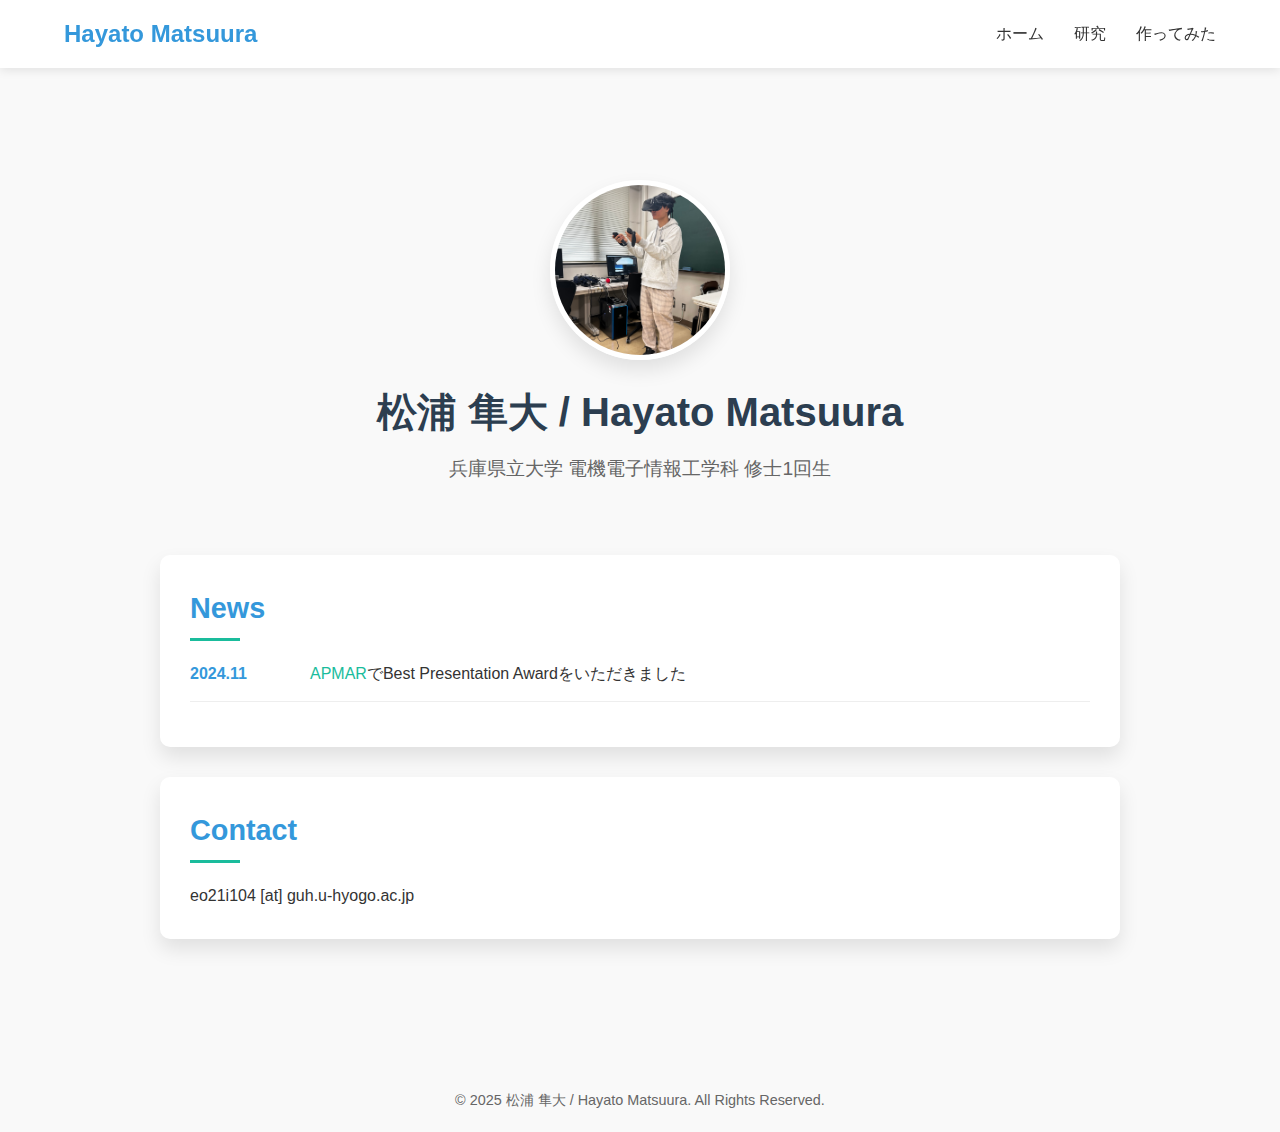
<file: index.html>
<!DOCTYPE html>
<html lang="ja">
<head>
    <meta charset="UTF-8">
    <meta name="viewport" content="width=device-width, initial-scale=1.0">
    <title>松浦 隼大 | My Profile</title>
    <link rel="stylesheet" href="https://cdnjs.cloudflare.com/ajax/libs/font-awesome/6.4.0/css/all.min.css">
    <link rel="stylesheet" href="style.css"> <!-- 分離したCSSファイルを読み込み -->
</head>
<!-- Google tag (gtag.js) -->
<script async src="https://www.googletagmanager.com/gtag/js?id=G-3JZP3N6T5Y"></script>
<script>
  window.dataLayer = window.dataLayer || [];
  function gtag(){dataLayer.push(arguments);}
  gtag('js', new Date());

  gtag('config', 'G-3JZP3N6T5Y');
</script>
<body>
    <header>
        <nav>
            <a href="./" class="logo">Hayato Matsuura</a>
            <ul class="nav-links">
                <li><a href="./">ホーム</a></li>
                <li><a href="./Research/research.html">研究</a></li>
                <li><a href="./Make/make.html">作ってみた</a></li>
            </ul>
        </nav>
    </header>

    <div class="container">
        <section class="hero">
            <div class="profile-container">
                <img src="./Pictures/portfolio.jpg" alt="松浦 隼大" class="profile-image">
                <div class="profile-info">
                    <h1>松浦 隼大 / Hayato Matsuura</h1>
                    <p class="title">兵庫県立大学 電機電子情報工学科 修士1回生</p>
                </div>
            </div>

            <div class="sections">
                <div class="section">
                    <h2>News</h2>
                    <div class="news-item">
                        <div class="news-date">2024.11</div>
                        <div class="news-content">
                            <a href="https://sigmr.vrsj.org/apmar2024/">APMAR</a>でBest Presentation Awardをいただきました
                        </div>
                    </div>
                </div>

                <div class="section">
                    <h2>Contact</h2>
                    <div class="contact-info">
                        <p>eo21i104 [at] guh.u-hyogo.ac.jp</p>
                    </div>

                </div>
            </div>
        </section>
    </div>

    <footer>
        <p>&copy; 2025 松浦 隼大 / Hayato Matsuura. All Rights Reserved.</p>
    </footer>

    <script>
        window.addEventListener('scroll', () => {
            const header = document.querySelector('header');
            if (window.scrollY > 50) {
                header.style.boxShadow = '0 5px 15px rgba(0, 0, 0, 0.1)';
            } else {
                header.style.boxShadow = '0 2px 10px rgba(0, 0, 0, 0.1)';
            }
        });
    </script>


</body>
</html>
</file>
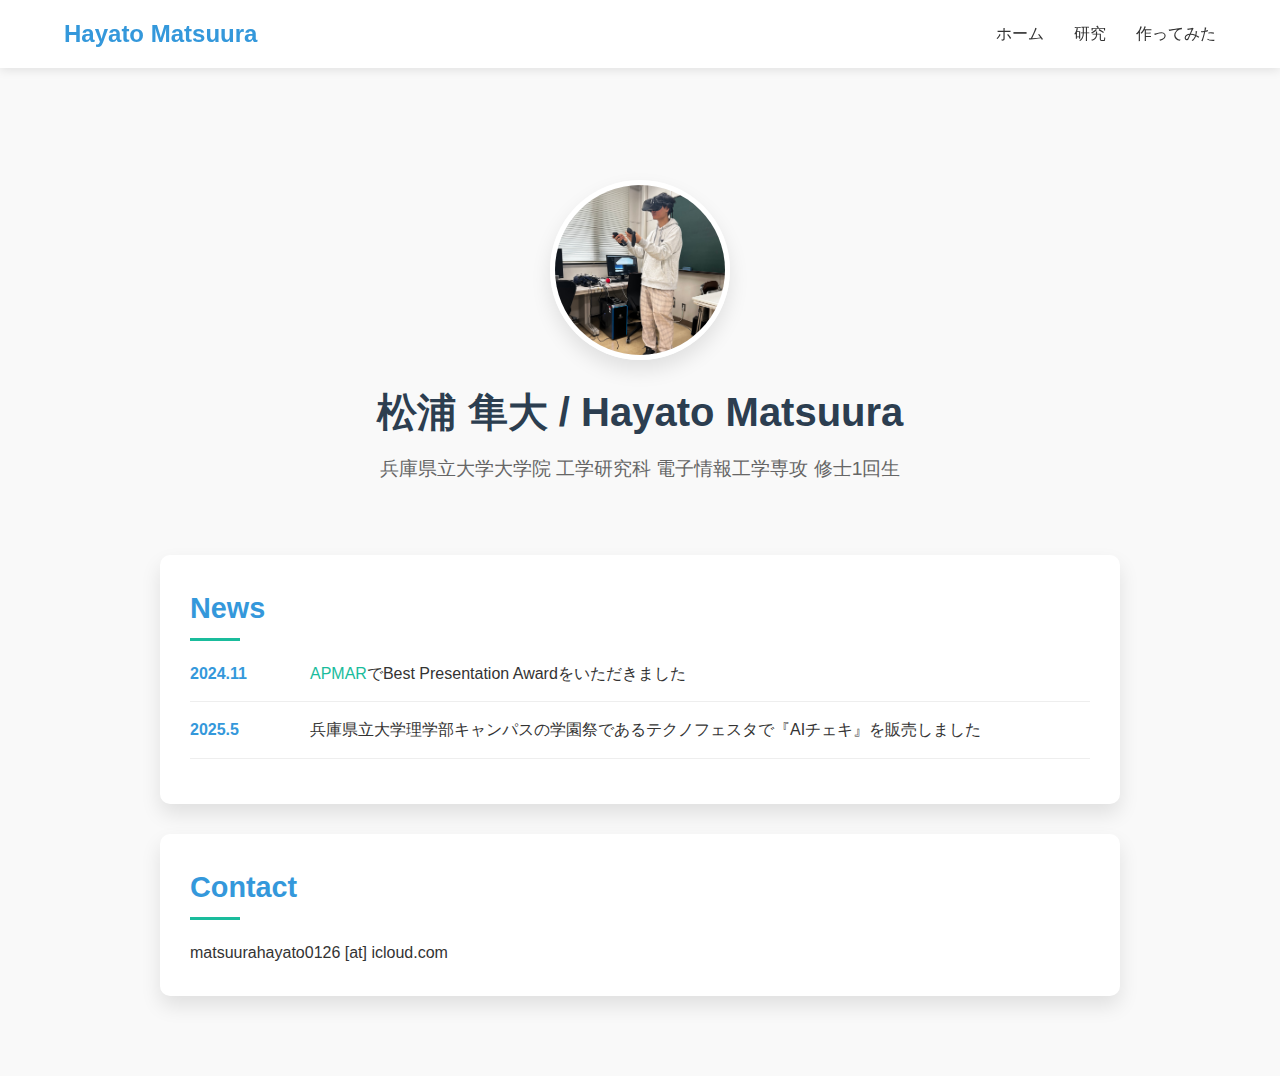
<file: MyWeb/index.html>
<!DOCTYPE html>
<html lang="ja">
<head>
    <meta charset="UTF-8">
    <meta name="viewport" content="width=device-width, initial-scale=1.0">
    <title>松浦 隼大 | My Profile</title>
    <link rel="stylesheet" href="https://cdnjs.cloudflare.com/ajax/libs/font-awesome/6.4.0/css/all.min.css">
    <link rel="stylesheet" href="style.css"> <!-- 分離したCSSファイルを読み込み -->
</head>
<!-- Google tag (gtag.js) -->
<script async src="https://www.googletagmanager.com/gtag/js?id=G-3JZP3N6T5Y"></script>
<script>
  window.dataLayer = window.dataLayer || [];
  function gtag(){dataLayer.push(arguments);}
  gtag('js', new Date());

  gtag('config', 'G-3JZP3N6T5Y');
</script>
<body>
    <header>
        <nav>
            <a href="./" class="logo">Hayato Matsuura</a>
            <ul class="nav-links">
                <li><a href="./">ホーム</a></li>
                <li><a href="./Research/research.html">研究</a></li>
                <li><a href="./Make/make.html">作ってみた</a></li>
            </ul>
        </nav>
    </header>

    <div class="container">
        <section class="hero">
            <div class="profile-container">
                <img src="./Pictures/portfolio.jpg" alt="松浦 隼大" class="profile-image">
                <div class="profile-info">
                    <h1>松浦 隼大 / Hayato Matsuura</h1>
                    <p class="title">兵庫県立大学大学院 工学研究科 電子情報工学専攻 修士1回生</p>
                </div>
            </div>

            <div class="sections">
                <div class="section">
                    <h2>News</h2>
                    <div class="news-item">
                        <div class="news-date">2024.11</div>
                        <div class="news-content">
                            <a href="https://sigmr.vrsj.org/apmar2024/">APMAR</a>でBest Presentation Awardをいただきました
                        </div>
                    </div>
                    <div class="news-item">
                        <div class="news-date">2025.5</div>
                        <div class="news-content">
                            兵庫県立大学理学部キャンパスの学園祭であるテクノフェスタで『AIチェキ』を販売しました
                        </div>
                    </div>
                </div>

                <div class="section">
                    <h2>Contact</h2>
                    <div class="contact-info">
                        <p>matsuurahayato0126 [at] icloud.com</p>
                    </div>

                </div>
            </div>
        </section>
    </div>



    <script>
        window.addEventListener('scroll', () => {
            const header = document.querySelector('header');
            if (window.scrollY > 50) {
                header.style.boxShadow = '0 5px 15px rgba(0, 0, 0, 0.1)';
            } else {
                header.style.boxShadow = '0 2px 10px rgba(0, 0, 0, 0.1)';
            }
        });
    </script>


</body>
</html>
</file>
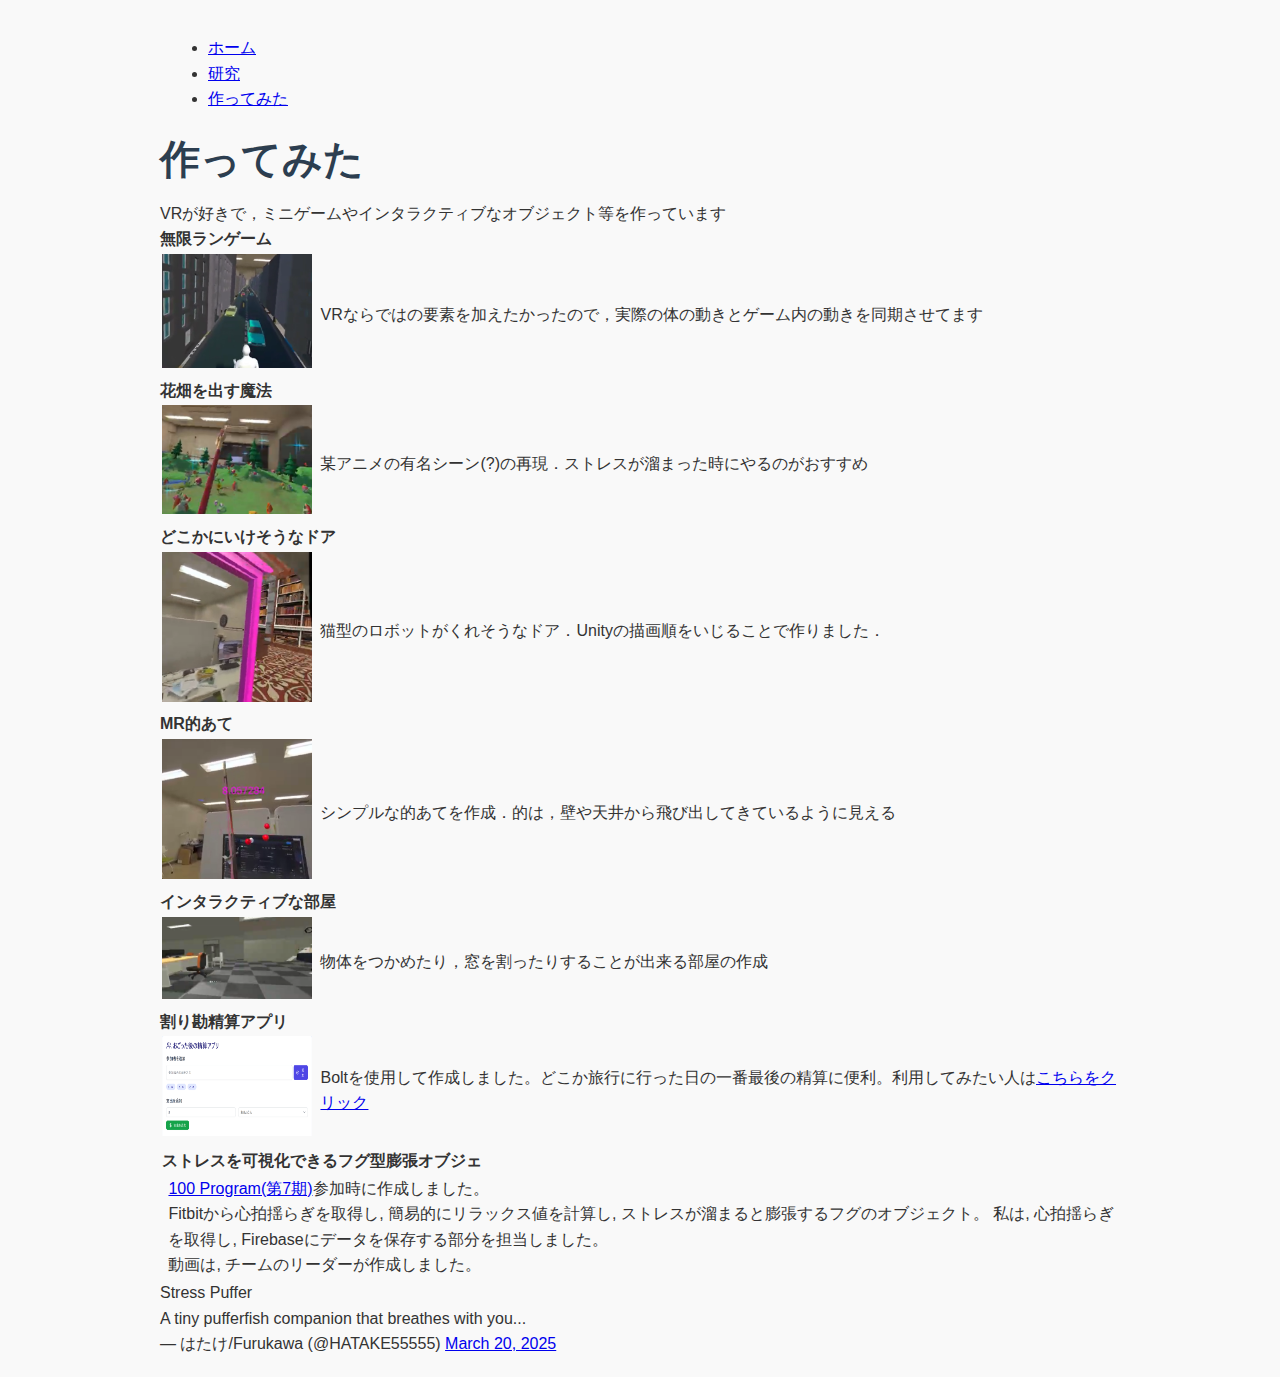
<file: make.html>
<!DOCTYPE html>
<html lang="ja">
<head>
    <meta charset="UTF-8">
    <meta name="viewport" content="width=device-width, initial-scale=1.0">
    <title>研究 | Research</title>
    <link rel="stylesheet" href="style.css">
</head>
<body>
    <div class="container">
        <nav id="g_navi">
            <ul>
              <li><a href="../index.html">ホーム</a></li>
              <li><a href="../Research/research.html">研究</a></li>
              <li><a href="../Make/make.html">作ってみた</a></li>
            </ul>
          </nav>
          <h1>作ってみた</h1>
          <p class="intro">VRが好きで，ミニゲームやインタラクティブなオブジェクト等を作っています</p>
          <div class="works">
            <table> 
                <tr>
                    <h4 class="make-title">無限ランゲーム</h4>
                    <td><img src="../Pictures/run_game.png" width="150"></td>
                    <td>&nbsp;</td>
                    <td>VRならではの要素を加えたかったので，実際の体の動きとゲーム内の動きを同期させてます</td>
                </tr>
            </table>
          </div>

          <div class="works">
            <table> 
                <tr>
                    <h4 class="make-title">花畑を出す魔法</h4>
                    <td><img src="../Pictures/frielen.png" width="150"></td>
                    <td>&nbsp;</td>
                    <td>某アニメの有名シーン(?)の再現．ストレスが溜まった時にやるのがおすすめ</td>
                </tr>
            </table>
          </div>
          <div class="works">
            <table> 
                <tr>
                    <h4 class="make-title">どこかにいけそうなドア</h4>
                    <td><img src="../Pictures/dokodemo.png" width="150"></td>
                    <td>&nbsp;</td>
                    <td>猫型のロボットがくれそうなドア．Unityの描画順をいじることで作りました．</td>
                </tr>
            </table>
          </div>

          <div class="works">
            <table> 
                <tr>
                    <h4 class="make-title">MR的あて</h4>
                    <td><img src="../Pictures/arrow.png" width="150"></td>
                    <td>&nbsp;</td>
                    <td>シンプルな的あてを作成．的は，壁や天井から飛び出してきているように見える</td>
                </tr>
            </table>
          </div>
          <div class="works">
            <table> 
                <tr>
                    <h4 class="make-title">インタラクティブな部屋</h4>
                    <td><img src="../Pictures/interactive.png" width="150"></td>
                    <td>&nbsp;</td>
                    <td>物体をつかめたり，窓を割ったりすることが出来る部屋の作成</td>
                </tr>
            </table>
          </div>
          <div class="works">
            <table> 
                <tr>
                    <h4 class="make-title">割り勘精算アプリ</h4>
                    <td><img src="../Pictures/warikan.png" height="100" width="150"></td>
                    <td>&nbsp;</td>
                    <td>Boltを使用して作成しました。どこか旅行に行った日の一番最後の精算に便利。利用してみたい人は<a href="https://celebrated-wisp-36ccca.netlify.app/">こちらをクリック</a></td>
                </tr>
            </table>
          </div>

          <div class="works">
            <table>
              <tr>
                <td colspan="3"><h4 class="make-title">ストレスを可視化できるフグ型膨張オブジェ</h4></td>
              </tr>
              <tr>
                <td>&nbsp;</td>
                <td>
                  <a href="https://100program.jp/">100 Program(第7期)</a>参加時に作成しました。<br>
                  Fitbitから心拍揺らぎを取得し, 簡易的にリラックス値を計算し, ストレスが溜まると膨張するフグのオブジェクト。
                  私は, 心拍揺らぎを取得し, Firebaseにデータを保存する部分を担当しました。<br>
                  動画は, チームのリーダーが作成しました。<br>
                </td>
              </tr>
            </table>
            <blockquote class="twitter-tweet" data-media-max-width="590">
              <p lang="en" dir="ltr">Stress Puffer<br>A tiny pufferfish companion that breathes with you...</p>
              &mdash; はたけ/Furukawa (@HATAKE55555) 
              <a href="https://twitter.com/HATAKE55555/status/1902513960198492348">March 20, 2025</a>
            </blockquote>
            <script async src="https://platform.twitter.com/widgets.js" charset="utf-8"></script>
          </div>
          
    </div>

    </script>
</body>
</html>
</file>
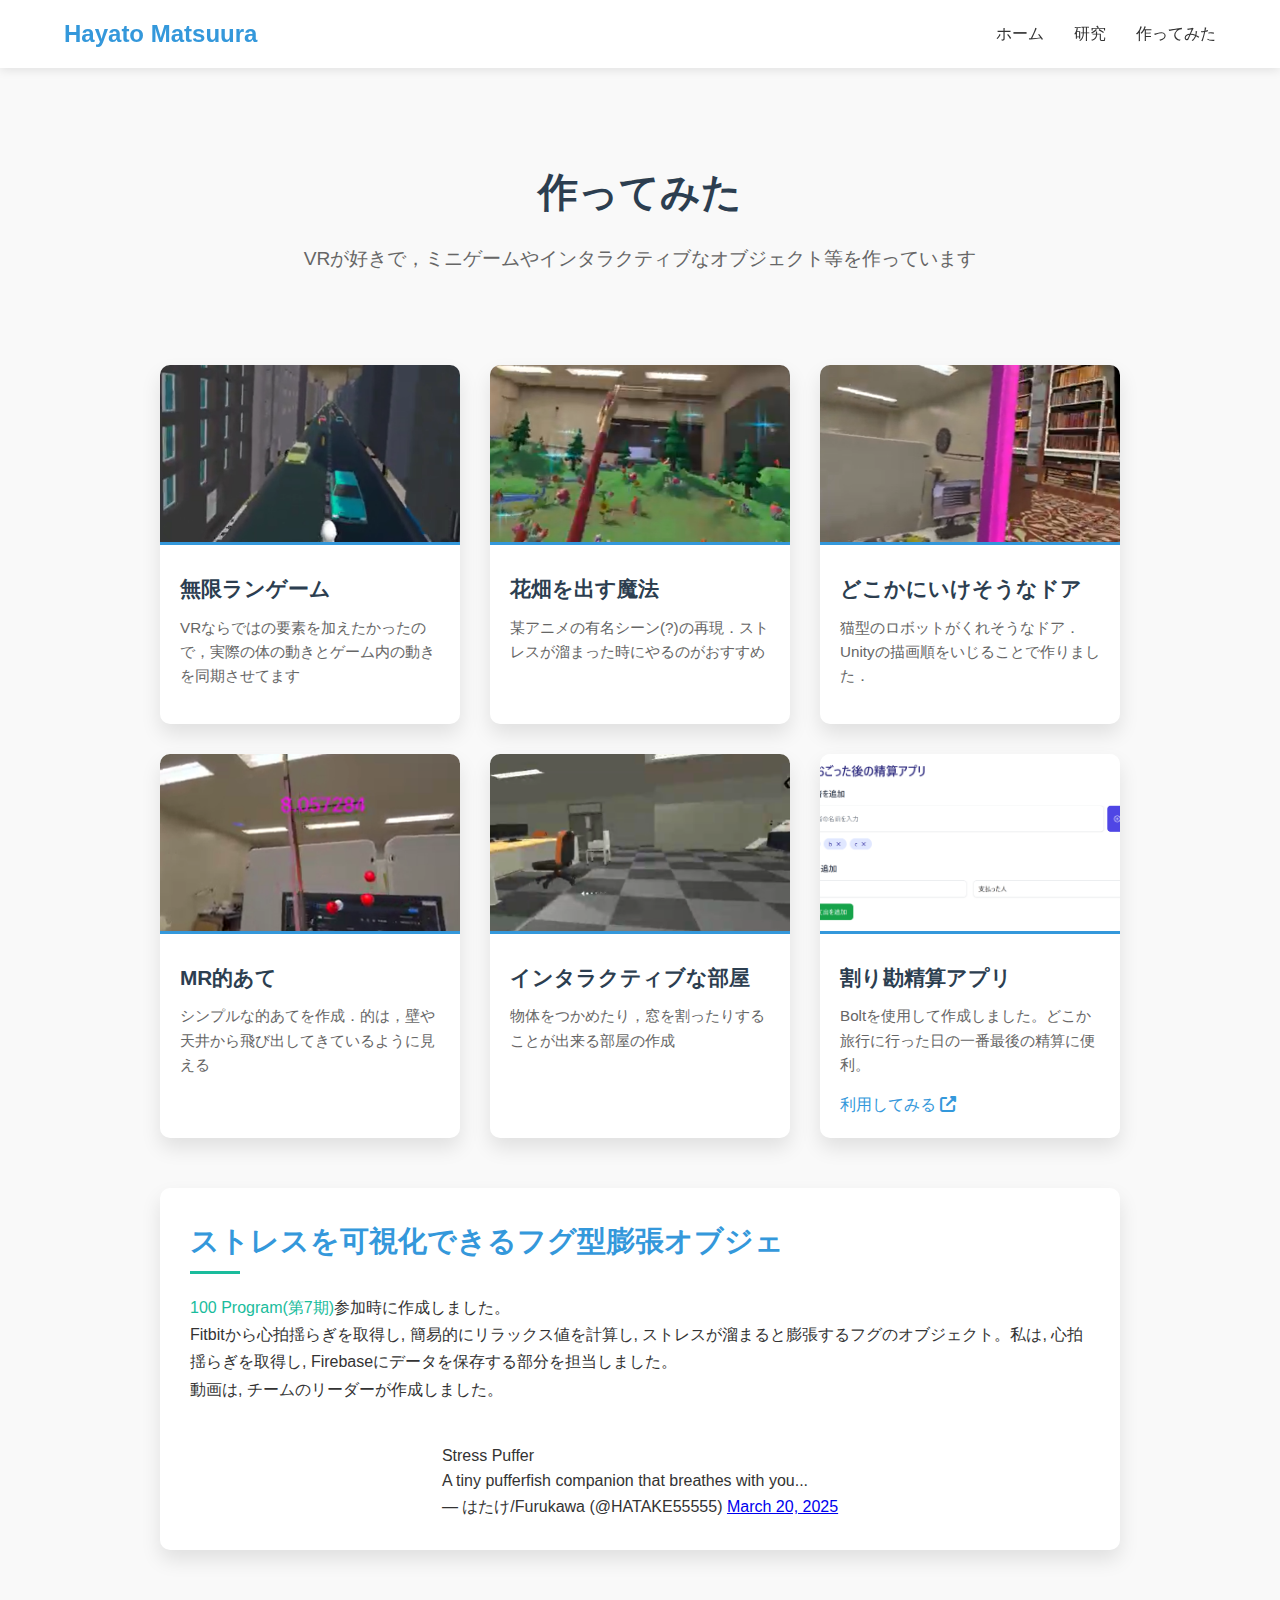
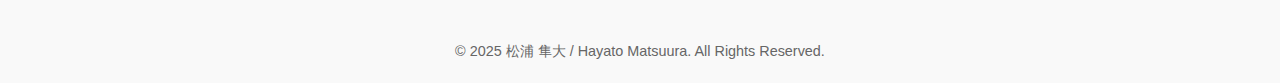
<file: Make/make.html>
<!DOCTYPE html>
<html lang="ja">
<head>
    <meta charset="UTF-8" />
    <meta name="viewport" content="width=device-width, initial-scale=1.0" />
    <title>作ってみた | My Projects</title>
    <link rel="stylesheet" href="https://cdnjs.cloudflare.com/ajax/libs/font-awesome/6.4.0/css/all.min.css" />
    <link rel="stylesheet" href="style.css" />
</head>
<body>
    <header>
        <nav>
            <a href="../index.html" class="logo">Hayato Matsuura</a>
            <ul class="nav-links">
                <li><a href="../index.html">ホーム</a></li>
                <li><a href="../Research/research.html">研究</a></li>
                <li><a href="../Make/make.html">作ってみた</a></li>
            </ul>
        </nav>
    </header>

    <div class="container">
        <section class="page-header">
            <h1>作ってみた</h1>
            <p class="intro">VRが好きで，ミニゲームやインタラクティブなオブジェクト等を作っています</p>
        </section>

        <div class="projects-grid">
            <!-- プロジェクトカード -->
            <div class="project-card">
                <img src="../Pictures/run_game.png" alt="無限ランゲーム" class="project-image" />
                <div class="project-content">
                    <h3 class="project-title">無限ランゲーム</h3>
                    <p class="project-description">VRならではの要素を加えたかったので，実際の体の動きとゲーム内の動きを同期させてます</p>
                </div>
            </div>
            <div class="project-card">
                <img src="../Pictures/frielen.png" alt="花畑を出す魔法" class="project-image" />
                <div class="project-content">
                    <h3 class="project-title">花畑を出す魔法</h3>
                    <p class="project-description">某アニメの有名シーン(?)の再現．ストレスが溜まった時にやるのがおすすめ</p>
                </div>
            </div>
            <div class="project-card">
                <img src="../Pictures/dokodemo.png" alt="どこかにいけそうなドア" class="project-image" />
                <div class="project-content">
                    <h3 class="project-title">どこかにいけそうなドア</h3>
                    <p class="project-description">猫型のロボットがくれそうなドア．Unityの描画順をいじることで作りました．</p>
                </div>
            </div>
            <div class="project-card">
                <img src="../Pictures/arrow.png" alt="MR的あて" class="project-image" />
                <div class="project-content">
                    <h3 class="project-title">MR的あて</h3>
                    <p class="project-description">シンプルな的あてを作成．的は，壁や天井から飛び出してきているように見える</p>
                </div>
            </div>
            <div class="project-card">
                <img src="../Pictures/interactive.png" alt="インタラクティブな部屋" class="project-image" />
                <div class="project-content">
                    <h3 class="project-title">インタラクティブな部屋</h3>
                    <p class="project-description">物体をつかめたり，窓を割ったりすることが出来る部屋の作成</p>
                </div>
            </div>
            <div class="project-card">
                <img src="../Pictures/warikan.png" alt="割り勘精算アプリ" class="project-image" />
                <div class="project-content">
                    <h3 class="project-title">割り勘精算アプリ</h3>
                    <p class="project-description">Boltを使用して作成しました。どこか旅行に行った日の一番最後の精算に便利。</p>
                    <a href="https://celebrated-wisp-36ccca.netlify.app/" class="project-link">利用してみる <i class="fas fa-external-link-alt"></i></a>
                </div>
            </div>
        </div>

        <div class="featured-project">
            <h2>ストレスを可視化できるフグ型膨張オブジェ</h2>
            <div class="featured-content">
                <div class="featured-description">
                    <p><a href="https://100program.jp/">100 Program(第7期)</a>参加時に作成しました。</p>
                    <p>Fitbitから心拍揺らぎを取得し, 簡易的にリラックス値を計算し, ストレスが溜まると膨張するフグのオブジェクト。私は, 心拍揺らぎを取得し, Firebaseにデータを保存する部分を担当しました。</p>
                    <p>動画は, チームのリーダーが作成しました。</p>
                </div>
                <div class="twitter-container">
                    <blockquote class="twitter-tweet" data-media-max-width="590">
                        <p lang="en" dir="ltr">Stress Puffer<br>A tiny pufferfish companion that breathes with you...</p>
                        &mdash; はたけ/Furukawa (@HATAKE55555) 
                        <a href="https://twitter.com/HATAKE55555/status/1902513960198492348">March 20, 2025</a>
                    </blockquote>
                    <script async src="https://platform.twitter.com/widgets.js" charset="utf-8"></script>
                </div>
            </div>
        </div>
    </div>

    <footer>
        <p>&copy; 2025 松浦 隼大 / Hayato Matsuura. All Rights Reserved.</p>
    </footer>

    <script>
        window.addEventListener('scroll', () => {
            const header = document.querySelector('header');
            if (window.scrollY > 50) {
                header.style.boxShadow = '0 5px 15px rgba(0, 0, 0, 0.1)';
            } else {
                header.style.boxShadow = '0 2px 10px rgba(0, 0, 0, 0.1)';
            }
        });
    </script>
</body>
</html>
</file>
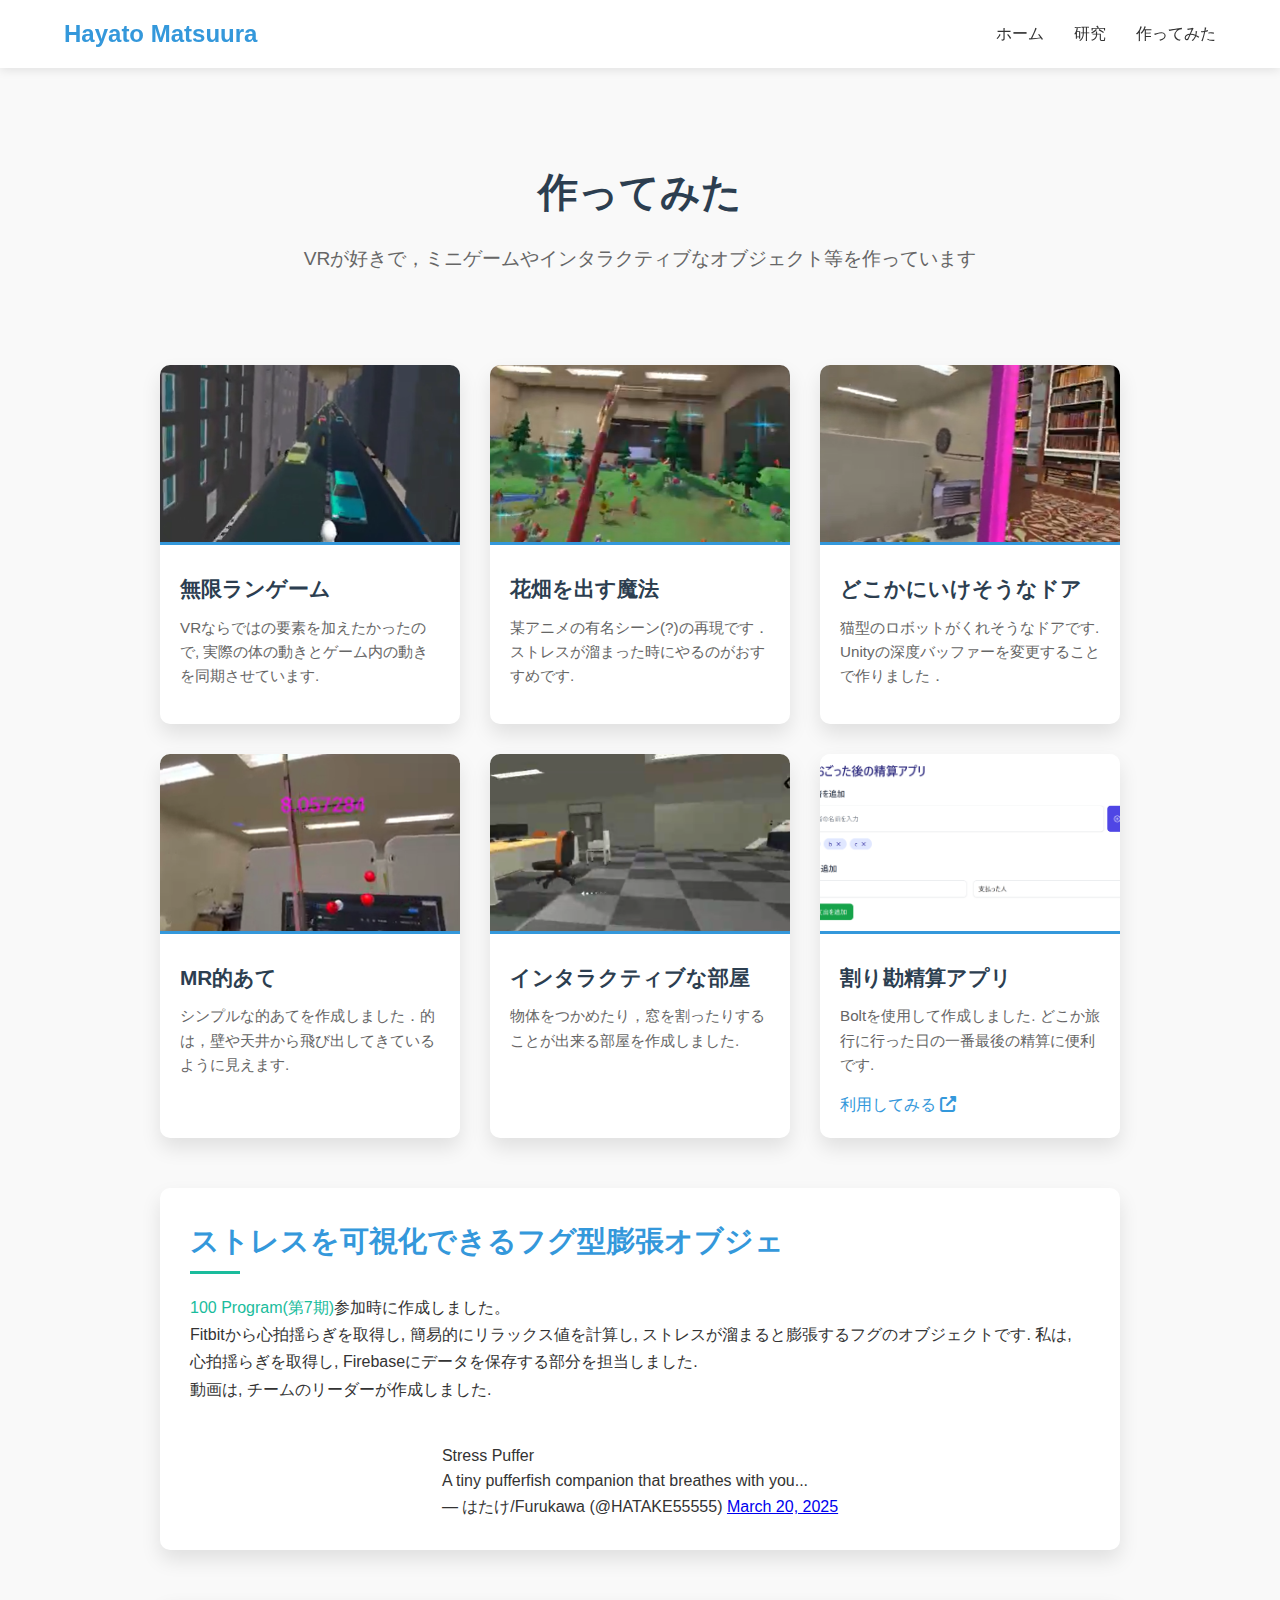
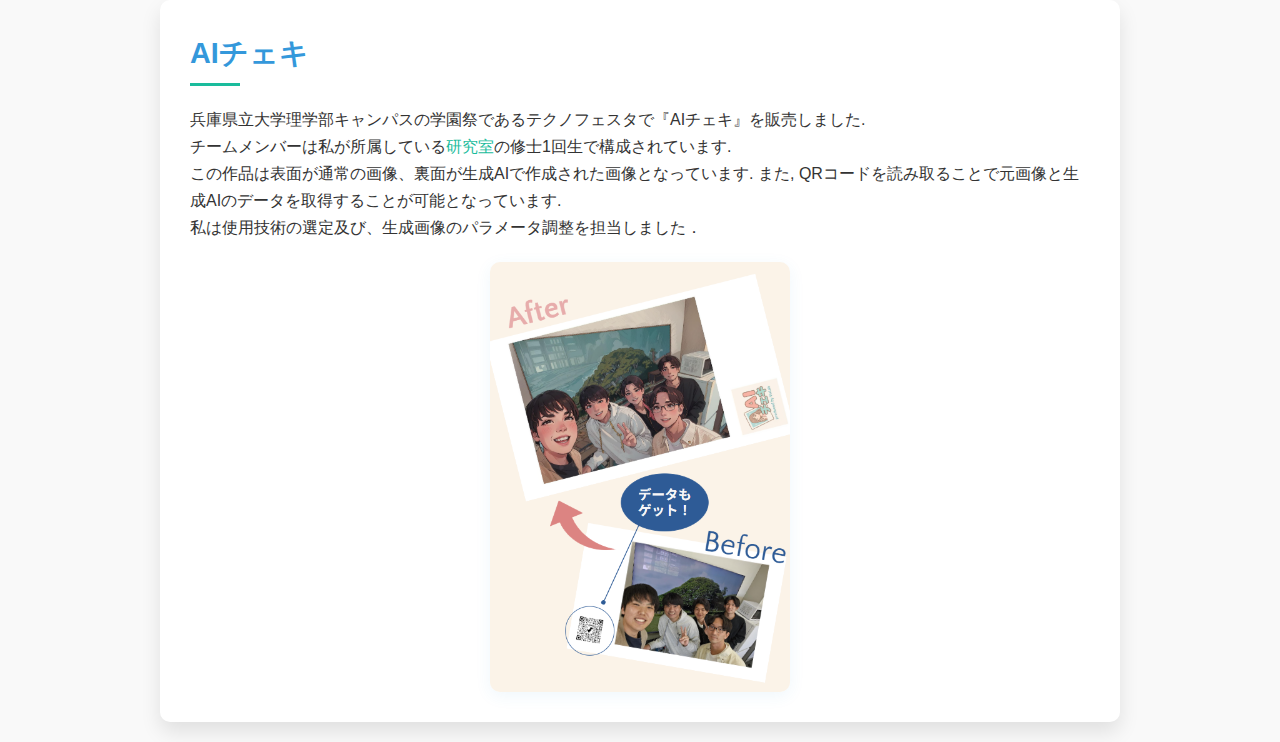
<file: MyWeb/Make/make.html>
<!DOCTYPE html>
<html lang="ja">
<head>
    <meta charset="UTF-8" />
    <meta name="viewport" content="width=device-width, initial-scale=1.0" />
    <title>作ってみた | My Projects</title>
    <link rel="stylesheet" href="https://cdnjs.cloudflare.com/ajax/libs/font-awesome/6.4.0/css/all.min.css" />
    <link rel="stylesheet" href="style.css" />
</head>
<body>
    <header>
        <nav>
            <a href="../index.html" class="logo">Hayato Matsuura</a>
            <ul class="nav-links">
                <li><a href="../index.html">ホーム</a></li>
                <li><a href="../Research/research.html">研究</a></li>
                <li><a href="../Make/make.html">作ってみた</a></li>
            </ul>
        </nav>
    </header>

    <div class="container">
        <section class="page-header">
            <h1>作ってみた</h1>
            <p class="intro">VRが好きで，ミニゲームやインタラクティブなオブジェクト等を作っています</p>
        </section>

        <div class="projects-grid">
            <!-- プロジェクトカード -->
            <div class="project-card">
                <img src="../Pictures/run_game.png" alt="無限ランゲーム" class="project-image" />
                <div class="project-content">
                    <h3 class="project-title">無限ランゲーム</h3>
                    <p class="project-description">VRならではの要素を加えたかったので, 実際の体の動きとゲーム内の動きを同期させています.</p>
                </div>
            </div>
            <div class="project-card">
                <img src="../Pictures/frielen.png" alt="花畑を出す魔法" class="project-image" />
                <div class="project-content">
                    <h3 class="project-title">花畑を出す魔法</h3>
                    <p class="project-description">某アニメの有名シーン(?)の再現です．ストレスが溜まった時にやるのがおすすめです.</p>
                </div>
            </div>
            <div class="project-card">
                <img src="../Pictures/dokodemo.png" alt="どこかにいけそうなドア" class="project-image" />
                <div class="project-content">
                    <h3 class="project-title">どこかにいけそうなドア</h3>
                    <p class="project-description">猫型のロボットがくれそうなドアです. Unityの深度バッファーを変更することで作りました．</p>
                </div>
            </div>
            <div class="project-card">
                <img src="../Pictures/arrow.png" alt="MR的あて" class="project-image" />
                <div class="project-content">
                    <h3 class="project-title">MR的あて</h3>
                    <p class="project-description">シンプルな的あてを作成しました．的は，壁や天井から飛び出してきているように見えます. </p>
                </div>
            </div>
            <div class="project-card">
                <img src="../Pictures/interactive.png" alt="インタラクティブな部屋" class="project-image" />
                <div class="project-content">
                    <h3 class="project-title">インタラクティブな部屋</h3>
                    <p class="project-description">物体をつかめたり，窓を割ったりすることが出来る部屋を作成しました. </p>
                </div>
            </div>
            <div class="project-card">
                <img src="../Pictures/warikan.png" alt="割り勘精算アプリ" class="project-image" />
                <div class="project-content">
                    <h3 class="project-title">割り勘精算アプリ</h3>
                    <p class="project-description">Boltを使用して作成しました. どこか旅行に行った日の一番最後の精算に便利です. </p>
                    <a href="https://celebrated-wisp-36ccca.netlify.app/" class="project-link">利用してみる <i class="fas fa-external-link-alt"></i></a>
                </div>
            </div>
        </div>

        <div class="featured-project">
            <h2>ストレスを可視化できるフグ型膨張オブジェ</h2>
            <div class="featured-content">
                <div class="featured-description">
                    <p><a href="https://100program.jp/">100 Program(第7期)</a>参加時に作成しました。</p>
                    <p>Fitbitから心拍揺らぎを取得し, 簡易的にリラックス値を計算し, ストレスが溜まると膨張するフグのオブジェクトです. 私は, 心拍揺らぎを取得し, Firebaseにデータを保存する部分を担当しました. </p>
                    <p>動画は, チームのリーダーが作成しました. </p>
                </div>
                <div class="twitter-container">
                    <blockquote class="twitter-tweet" data-media-max-width="590">
                        <p lang="en" dir="ltr">Stress Puffer<br>A tiny pufferfish companion that breathes with you...</p>
                        &mdash; はたけ/Furukawa (@HATAKE55555) 
                        <a href="https://twitter.com/HATAKE55555/status/1902513960198492348">March 20, 2025</a>
                    </blockquote>
                    <script async src="https://platform.twitter.com/widgets.js" charset="utf-8"></script>
                </div>
            </div>
        </div>
            <div class="featured-project">
            <h2>AIチェキ</h2>
            <div class="featured-content">
                <div class="featured-description">
                    <p>兵庫県立大学理学部キャンパスの学園祭であるテクノフェスタで『AIチェキ』を販売しました.</p>
                    <p>チームメンバーは私が所属している<a href="https://vislab.jp/">研究室</a>の修士1回生で構成されています. </p>
                    <p>この作品は表面が通常の画像、裏面が生成AIで作成された画像となっています. また, QRコードを読み取ることで元画像と生成AIのデータを取得することが可能となっています.</p>
                    <p>私は使用技術の選定及び、生成画像のパラメータ調整を担当しました．</p>
                </div>
                <img src="../Pictures/ai_nigaoe.png" alt="AIチェキ" class="team-project-image"/>
            </div>
        </div>
    </div>



    <script>
        window.addEventListener('scroll', () => {
            const header = document.querySelector('header');
            if (window.scrollY > 50) {
                header.style.boxShadow = '0 5px 15px rgba(0, 0, 0, 0.1)';
            } else {
                header.style.boxShadow = '0 2px 10px rgba(0, 0, 0, 0.1)';
            }
        });
    </script>
</body>
</html>
</file>
<file: style.css>
:root {
  --primary-color: #3498db;
  --secondary-color: #2c3e50;
  --accent-color: #1abc9c;
  --background-color: #f9f9f9;
  --text-color: #333;
  --light-text: #666;
  --card-shadow: 0 10px 20px rgba(0, 0, 0, 0.1);
}

* {
  margin: 0;
  padding: 0;
  box-sizing: border-box;
}

body {
  font-family: 'Helvetica Neue', Arial, sans-serif;
  background-color: var(--background-color);
  color: var(--text-color);
  line-height: 1.6;
}

.container {
  max-width: 1000px;
  margin: 0 auto;
  padding: 20px;
}

header {
  position: fixed;
  top: 0;
  left: 0;
  width: 100%;
  background-color: rgba(255, 255, 255, 0.95);
  box-shadow: 0 2px 10px rgba(0, 0, 0, 0.1);
  z-index: 1000;
  transition: all 0.3s ease;
}

nav {
  display: flex;
  justify-content: space-between;
  align-items: center;
  padding: 15px 5%;
}

.logo {
  font-size: 1.5rem;
  font-weight: 700;
  color: var(--primary-color);
  text-decoration: none;
}

.nav-links {
  display: flex;
  list-style: none;
}

.nav-links li {
  margin-left: 30px;
}

.nav-links a {
  text-decoration: none;
  color: var(--text-color);
  font-weight: 500;
  transition: color 0.3s ease;
  position: relative;
}

.nav-links a:hover {
  color: var(--primary-color);
}

.nav-links a::after {
  content: '';
  position: absolute;
  width: 0;
  height: 2px;
  bottom: -5px;
  left: 0;
  background-color: var(--primary-color);
  transition: width 0.3s ease;
}

.nav-links a:hover::after {
  width: 100%;
}

.hero {
  margin-top: 100px;
  display: flex;
  align-items: center;
  justify-content: center;
  padding: 60px 0;
  flex-direction: column;
}

.profile-container {
  display: flex;
  flex-direction: column;
  align-items: center;
  margin-bottom: 50px;
}

.profile-image {
  width: 180px;
  height: 180px;
  border-radius: 50%;
  object-fit: cover;
  border: 5px solid white;
  box-shadow: var(--card-shadow);
  transition: transform 0.3s ease;
}

.profile-image:hover {
  transform: scale(1.05);
}

.profile-info {
  text-align: center;
  margin-top: 20px;
}

h1 {
  font-size: 2.5rem;
  margin-bottom: 10px;
  color: var(--secondary-color);
}

.title {
  font-size: 1.2rem;
  color: var(--light-text);
  margin-bottom: 20px;
}

.sections {
  display: grid;
  grid-template-columns: 1fr;
  gap: 30px;
  width: 100%;
}

.section {
  background-color: white;
  border-radius: 10px;
  padding: 30px;
  box-shadow: var(--card-shadow);
  transition: transform 0.3s ease;
}

.section:hover {
  transform: translateY(-5px);
}

.section h2 {
  font-size: 1.8rem;
  margin-bottom: 20px;
  color: var(--primary-color);
  position: relative;
  padding-bottom: 10px;
}

.section h2::after {
  content: '';
  position: absolute;
  left: 0;
  bottom: 0;
  width: 50px;
  height: 3px;
  background-color: var(--accent-color);
}

.news-item {
  display: flex;
  margin-bottom: 15px;
  padding-bottom: 15px;
  border-bottom: 1px solid #eee;
}

.news-date {
  min-width: 120px;
  font-weight: 600;
  color: var(--primary-color);
}

.news-content {
  flex: 1;
}

.news-content a {
  color: var(--accent-color);
  text-decoration: none;
  transition: color 0.3s ease;
}

.news-content a:hover {
  color: var(--primary-color);
  text-decoration: underline;
}

.contact-info {
  display: flex;
  align-items: center;
}

.contact-info i {
  margin-right: 10px;
  color: var(--accent-color);
}



footer {
  text-align: center;
  padding: 20px;
  margin-top: 50px;
  color: var(--light-text);
  font-size: 0.9rem;
}

@media (max-width: 768px) {
  .sections {
      grid-template-columns: 1fr;
  }

  .news-item {
      flex-direction: column;
  }

  .news-date {
      margin-bottom: 5px;
  }
}
</file>
<file: MyWeb/style.css>
:root {
  --primary-color: #3498db;
  --secondary-color: #2c3e50;
  --accent-color: #1abc9c;
  --background-color: #f9f9f9;
  --text-color: #333;
  --light-text: #666;
  --card-shadow: 0 10px 20px rgba(0, 0, 0, 0.1);
}

* {
  margin: 0;
  padding: 0;
  box-sizing: border-box;
}

body {
  font-family: 'Helvetica Neue', Arial, sans-serif;
  background-color: var(--background-color);
  color: var(--text-color);
  line-height: 1.6;
}

.container {
  max-width: 1000px;
  margin: 0 auto;
  padding: 20px;
}

header {
  position: fixed;
  top: 0;
  left: 0;
  width: 100%;
  background-color: rgba(255, 255, 255, 0.95);
  box-shadow: 0 2px 10px rgba(0, 0, 0, 0.1);
  z-index: 1000;
  transition: all 0.3s ease;
}

nav {
  display: flex;
  justify-content: space-between;
  align-items: center;
  padding: 15px 5%;
}

.logo {
  font-size: 1.5rem;
  font-weight: 700;
  color: var(--primary-color);
  text-decoration: none;
}

.nav-links {
  display: flex;
  list-style: none;
}

.nav-links li {
  margin-left: 30px;
}

.nav-links a {
  text-decoration: none;
  color: var(--text-color);
  font-weight: 500;
  transition: color 0.3s ease;
  position: relative;
}

.nav-links a:hover {
  color: var(--primary-color);
}

.nav-links a::after {
  content: '';
  position: absolute;
  width: 0;
  height: 2px;
  bottom: -5px;
  left: 0;
  background-color: var(--primary-color);
  transition: width 0.3s ease;
}

.nav-links a:hover::after {
  width: 100%;
}

.hero {
  margin-top: 100px;
  display: flex;
  align-items: center;
  justify-content: center;
  padding: 60px 0;
  flex-direction: column;
}

.profile-container {
  display: flex;
  flex-direction: column;
  align-items: center;
  margin-bottom: 50px;
}

.profile-image {
  width: 180px;
  height: 180px;
  border-radius: 50%;
  object-fit: cover;
  border: 5px solid white;
  box-shadow: var(--card-shadow);
  transition: transform 0.3s ease;
}

.profile-image:hover {
  transform: scale(1.05);
}

.profile-info {
  text-align: center;
  margin-top: 20px;
}

h1 {
  font-size: 2.5rem;
  margin-bottom: 10px;
  color: var(--secondary-color);
}

.title {
  font-size: 1.2rem;
  color: var(--light-text);
  margin-bottom: 20px;
}

.sections {
  display: grid;
  grid-template-columns: 1fr;
  gap: 30px;
  width: 100%;
}

.section {
  background-color: white;
  border-radius: 10px;
  padding: 30px;
  box-shadow: var(--card-shadow);
  transition: transform 0.3s ease;
}

.section:hover {
  transform: translateY(-5px);
}

.section h2 {
  font-size: 1.8rem;
  margin-bottom: 20px;
  color: var(--primary-color);
  position: relative;
  padding-bottom: 10px;
}

.section h2::after {
  content: '';
  position: absolute;
  left: 0;
  bottom: 0;
  width: 50px;
  height: 3px;
  background-color: var(--accent-color);
}

.news-item {
  display: flex;
  margin-bottom: 15px;
  padding-bottom: 15px;
  border-bottom: 1px solid #eee;
}

.news-date {
  min-width: 120px;
  font-weight: 600;
  color: var(--primary-color);
}

.news-content {
  flex: 1;
}

.news-content a {
  color: var(--accent-color);
  text-decoration: none;
  transition: color 0.3s ease;
}

.news-content a:hover {
  color: var(--primary-color);
  text-decoration: underline;
}

.contact-info {
  display: flex;
  align-items: center;
}

.contact-info i {
  margin-right: 10px;
  color: var(--accent-color);
}



footer {
  text-align: center;
  padding: 20px;
  margin-top: 50px;
  color: var(--light-text);
  font-size: 0.9rem;
}

@media (max-width: 768px) {
  .sections {
      grid-template-columns: 1fr;
  }

  .news-item {
      flex-direction: column;
  }

  .news-date {
      margin-bottom: 5px;
  }
}
</file>
<file: Make/style.css>
:root {
  --primary-color: #3498db;
  --secondary-color: #2c3e50;
  --accent-color: #1abc9c;
  --background-color: #f9f9f9;
  --text-color: #333;
  --light-text: #666;
  --card-shadow: 0 10px 20px rgba(0, 0, 0, 0.1);
}

* {
  margin: 0;
  padding: 0;
  box-sizing: border-box;
}

body {
  font-family: 'Helvetica Neue', Arial, sans-serif;
  background-color: var(--background-color);
  color: var(--text-color);
  line-height: 1.6;
}

.container {
  max-width: 1000px;
  margin: 0 auto;
  padding: 20px;
}

header {
  position: fixed;
  top: 0;
  left: 0;
  width: 100%;
  background-color: rgba(255, 255, 255, 0.95);
  box-shadow: 0 2px 10px rgba(0, 0, 0, 0.1);
  z-index: 1000;
  transition: all 0.3s ease;
}

nav {
  display: flex;
  justify-content: space-between;
  align-items: center;
  padding: 15px 5%;
}

.logo {
  font-size: 1.5rem;
  font-weight: 700;
  color: var(--primary-color);
  text-decoration: none;
}

.nav-links {
  display: flex;
  list-style: none;
}

.nav-links li {
  margin-left: 30px;
}

.nav-links a {
  text-decoration: none;
  color: var(--text-color);
  font-weight: 500;
  transition: color 0.3s ease;
  position: relative;
}

.nav-links a:hover {
  color: var(--primary-color);
}

.nav-links a::after {
  content: '';
  position: absolute;
  width: 0;
  height: 2px;
  bottom: -5px;
  left: 0;
  background-color: var(--primary-color);
  transition: width 0.3s ease;
}

.nav-links a:hover::after {
  width: 100%;
}

.page-header {
  margin-top: 100px;
  text-align: center;
  padding: 40px 0;
}

h1 {
  font-size: 2.5rem;
  color: var(--secondary-color);
  margin-bottom: 20px;
}

.intro {
  max-width: 700px;
  margin: 0 auto 50px auto;
  font-size: 1.2rem;
  color: var(--light-text);
  text-align: center;
}

.projects-grid {
  display: grid;
  grid-template-columns: repeat(auto-fill, minmax(300px, 1fr));
  gap: 30px;
  margin-bottom: 50px;
}

.project-card {
  background-color: white;
  border-radius: 10px;
  overflow: hidden;
  box-shadow: var(--card-shadow);
  transition: transform 0.3s ease, box-shadow 0.3s ease;
}

.project-card:hover {
  transform: translateY(-5px);
  box-shadow: 0 15px 30px rgba(0, 0, 0, 0.15);
}

.project-image {
  width: 100%;
  height: 180px;
  object-fit: cover;
  border-bottom: 3px solid var(--primary-color);
}

.project-content {
  padding: 20px;
}

.project-title {
  font-size: 1.3rem;
  margin-bottom: 10px;
  color: var(--secondary-color);
}

.project-description {
  color: var(--light-text);
  font-size: 0.95rem;
  margin-bottom: 15px;
}

.project-link {
  display: inline-block;
  text-decoration: none;
  color: var(--primary-color);
  font-weight: 500;
  transition: color 0.3s ease;
}

.project-link:hover {
  color: var(--accent-color);
  text-decoration: underline;
}

.featured-project {
  background-color: white;
  border-radius: 10px;
  padding: 30px;
  margin-top: 50px;
  box-shadow: var(--card-shadow);
}

.featured-project h2 {
  font-size: 1.8rem;
  margin-bottom: 20px;
  color: var(--primary-color);
  position: relative;
  padding-bottom: 10px;
}

.featured-project h2::after {
  content: '';
  position: absolute;
  left: 0;
  bottom: 0;
  width: 50px;
  height: 3px;
  background-color: var(--accent-color);
}

.featured-content {
  display: flex;
  flex-direction: column;
  gap: 20px;
}

.featured-description {
  line-height: 1.7;
}

.featured-description a {
  color: var(--accent-color);
  text-decoration: none;
  transition: color 0.3s ease;
}

.featured-description a:hover {
  color: var(--primary-color);
  text-decoration: underline;
}

.twitter-container {
  display: flex;
  justify-content: center;
  margin-top: 20px;
}

footer {
  text-align: center;
  padding: 20px;
  margin-top: 50px;
  color: var(--light-text);
  font-size: 0.9rem;
}

@media (max-width: 768px) {
  .projects-grid {
      grid-template-columns: 1fr;
  }
  
  .featured-content {
      flex-direction: column;
  }
}
</file>
<file: MyWeb/Make/style.css>
:root {
  --primary-color: #3498db;
  --secondary-color: #2c3e50;
  --accent-color: #1abc9c;
  --background-color: #f9f9f9;
  --text-color: #333;
  --light-text: #666;
  --card-shadow: 0 10px 20px rgba(0, 0, 0, 0.1);
}

* {
  margin: 0;
  padding: 0;
  box-sizing: border-box;
}

body {
  font-family: 'Helvetica Neue', Arial, sans-serif;
  background-color: var(--background-color);
  color: var(--text-color);
  line-height: 1.6;
}

.container {
  max-width: 1000px;
  margin: 0 auto;
  padding: 20px;
}

header {
  position: fixed;
  top: 0;
  left: 0;
  width: 100%;
  background-color: rgba(255, 255, 255, 0.95);
  box-shadow: 0 2px 10px rgba(0, 0, 0, 0.1);
  z-index: 1000;
  transition: all 0.3s ease;
}

nav {
  display: flex;
  justify-content: space-between;
  align-items: center;
  padding: 15px 5%;
}

.logo {
  font-size: 1.5rem;
  font-weight: 700;
  color: var(--primary-color);
  text-decoration: none;
}

.nav-links {
  display: flex;
  list-style: none;
}

.nav-links li {
  margin-left: 30px;
}

.nav-links a {
  text-decoration: none;
  color: var(--text-color);
  font-weight: 500;
  transition: color 0.3s ease;
  position: relative;
}

.nav-links a:hover {
  color: var(--primary-color);
}

.nav-links a::after {
  content: '';
  position: absolute;
  width: 0;
  height: 2px;
  bottom: -5px;
  left: 0;
  background-color: var(--primary-color);
  transition: width 0.3s ease;
}

.nav-links a:hover::after {
  width: 100%;
}

.page-header {
  margin-top: 100px;
  text-align: center;
  padding: 40px 0;
}

h1 {
  font-size: 2.5rem;
  color: var(--secondary-color);
  margin-bottom: 20px;
}

.intro {
  max-width: 700px;
  margin: 0 auto 50px auto;
  font-size: 1.2rem;
  color: var(--light-text);
  text-align: center;
}

.projects-grid {
  display: grid;
  grid-template-columns: repeat(auto-fill, minmax(300px, 1fr));
  gap: 30px;
  margin-bottom: 50px;
}

.project-card {
  background-color: white;
  border-radius: 10px;
  overflow: hidden;
  box-shadow: var(--card-shadow);
  transition: transform 0.3s ease, box-shadow 0.3s ease;
}

.project-card:hover {
  transform: translateY(-5px);
  box-shadow: 0 15px 30px rgba(0, 0, 0, 0.15);
}

.project-image {
  width: 100%;
  height: 180px;
  object-fit: cover;
  border-bottom: 3px solid var(--primary-color);
}

.project-content {
  padding: 20px;
}

.project-title {
  font-size: 1.3rem;
  margin-bottom: 10px;
  color: var(--secondary-color);
}

.project-description {
  color: var(--light-text);
  font-size: 0.95rem;
  margin-bottom: 15px;
}

.project-link {
  display: inline-block;
  text-decoration: none;
  color: var(--primary-color);
  font-weight: 500;
  transition: color 0.3s ease;
}

.project-link:hover {
  color: var(--accent-color);
  text-decoration: underline;
}
.team-project-image {
  display: block;
  margin: 0 auto;
  max-width: 300px;
  width: 100%;
  height: auto;
  border-radius: 10px;
  box-shadow: 0 4px 16px rgba(52, 152, 219, 0.08);
}
.featured-project {
  background-color: white;
  border-radius: 10px;
  padding: 30px;
  margin-top: 50px;
  box-shadow: var(--card-shadow);
}

.featured-project h2 {
  font-size: 1.8rem;
  margin-bottom: 20px;
  color: var(--primary-color);
  position: relative;
  padding-bottom: 10px;
}

.featured-project h2::after {
  content: '';
  position: absolute;
  left: 0;
  bottom: 0;
  width: 50px;
  height: 3px;
  background-color: var(--accent-color);
}

.featured-content {
  display: flex;
  flex-direction: column;
  gap: 20px;
}

.featured-description {
  line-height: 1.7;
}

.featured-description a {
  color: var(--accent-color);
  text-decoration: none;
  transition: color 0.3s ease;
}

.featured-description a:hover {
  color: var(--primary-color);
  text-decoration: underline;
}

.twitter-container {
  display: flex;
  justify-content: center;
  margin-top: 20px;
}

footer {
  text-align: center;
  padding: 20px;
  margin-top: 50px;
  color: var(--light-text);
  font-size: 0.9rem;
}

@media (max-width: 768px) {
  .projects-grid {
      grid-template-columns: 1fr;
  }
  
  .featured-content {
      flex-direction: column;
  }
}
</file>
